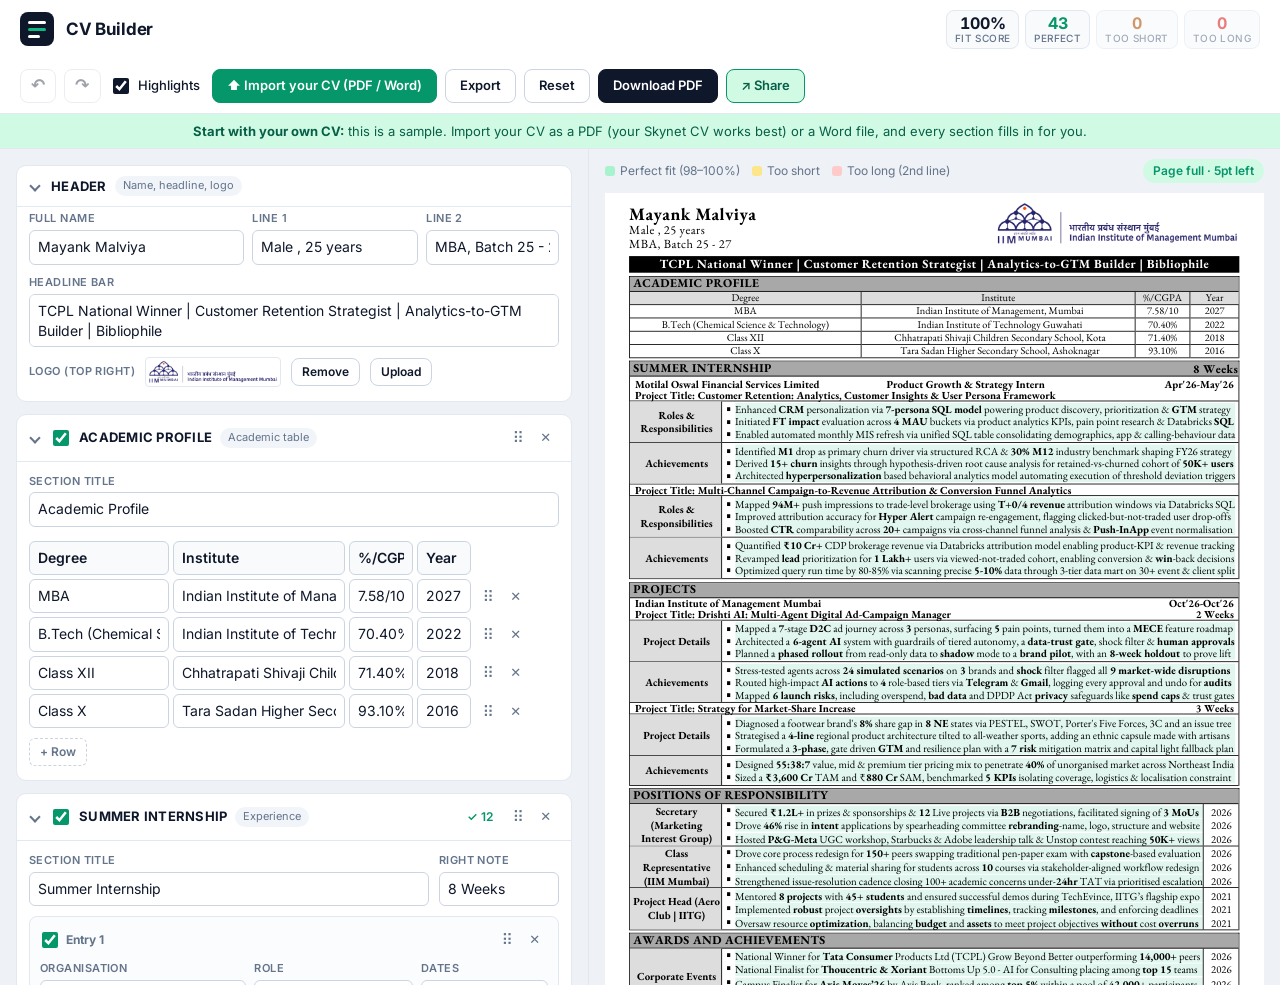
<file: index.html>
<!doctype html>
<html lang="en">
<head>
  <meta charset="UTF-8">
  <meta name="viewport" content="width=device-width, initial-scale=1.0">
  <title>CV Builder</title>
  <meta name="description" content="Build a one-page CV where every bullet fills its line to the brim — live line-density meter, A4 preview and PDF export.">
  <link rel="icon" href="data:image/svg+xml,<svg xmlns='http://www.w3.org/2000/svg' viewBox='0 0 32 32'><rect width='32' height='32' rx='7' fill='%230f172a'/><rect x='8' y='9' width='16' height='2.4' fill='white'/><rect x='8' y='15' width='16' height='2.4' fill='%2310b981'/><rect x='8' y='21' width='11' height='2.4' fill='white'/></svg>">

  <!-- Fonts: EB Garamond for the CV (hosted here, see css/cv.css), Inter for the app controls -->
  <link rel="preload" href="fonts/EBGaramond-Regular.woff2?v=20261110a" as="font" type="font/woff2" crossorigin>
  <link rel="preload" href="fonts/EBGaramond-Bold.woff2?v=20261110a" as="font" type="font/woff2" crossorigin>
  <link rel="preconnect" href="https://fonts.googleapis.com">
  <link rel="preconnect" href="https://fonts.gstatic.com" crossorigin>
  <link href="https://fonts.googleapis.com/css2?family=Inter:wght@400;500;600;700&display=swap" rel="stylesheet">

  <link rel="stylesheet" href="css/app.css?v=20261110a">
  <link rel="stylesheet" href="css/cv.css?v=20261110a">
</head>
<body>
  <!-- ===== Top bar: title, live stats and main actions ===== -->
  <header class="topbar no-print">
    <div class="brand">
      <div class="brand-mark" aria-hidden="true"><i></i><i class="g"></i><i class="s"></i></div>
      <div>
        <h1>CV Builder</h1>
        <p>Every bullet, one line, filled to the brim</p>
      </div>
    </div>

    <div class="stats" id="stats" aria-live="polite"></div>

    <div class="actions">
      <button class="btn icon" id="btn-undo" title="Undo (⌘Z / Ctrl+Z)" aria-label="Undo">↶</button>
      <button class="btn icon" id="btn-redo" title="Redo (⌘⇧Z / Ctrl+Y)" aria-label="Redo">↷</button>
      <label class="toggle" title="Colour each bullet in the preview by how full it is">
        <input type="checkbox" id="toggle-highlights" checked>
        <span>Highlights</span>
      </label>
      <!-- Import is the first thing a new visitor should do, so it's green (and pulses while the sample CV is showing) -->
      <!-- The wrapper lets the privacy card below show on hover / keyboard focus -->
      <span class="import-wrap">
        <label class="btn import-cta" id="btn-import" tabindex="0" role="button" aria-describedby="import-privacy">
          ⬆ Import your CV (PDF / Word)
          <input type="file" id="import-file" accept="application/pdf,.pdf,.docx,application/vnd.openxmlformats-officedocument.wordprocessingml.document,.doc,application/msword,application/json,.json" hidden>
        </label>
        <span class="import-privacy" id="import-privacy" role="tooltip">🔒 Your CV stays on your device. We can’t see it.</span>
      </span>
      <button class="btn" id="btn-export" title="Save your CV data as a .json file">Export</button>
      <button class="btn" id="btn-reset" title="Replace everything with the sample CV">Reset</button>
      <button class="btn primary" id="btn-print" title="Opens the print dialog — choose “Save as PDF”, Paper A4, Margins None, Scale 100%">Download PDF</button>
      <!-- Share: opens the phone's share sheet, or copies the link on a laptop -->
      <button class="btn share" id="btn-share" title="Share with friends" aria-label="Share with friends">↗ Share</button>
    </div>
  </header>

  <div class="banner no-print" id="banner" hidden></div>
  <!-- Shown when a newer version of the site is live (see checkForUpdate in js/app.js) -->
  <div class="banner no-print update" id="update-banner" hidden>
    <span>A newer version of CV Builder is available. Your CV is saved, so reloading is safe.</span>
    <button type="button" class="btn primary" id="update-reload">Reload</button>
  </div>

  <main class="layout">
    <!-- ===== Left: the editor (built by js/editor.js) ===== -->
    <aside class="editor no-print" id="editor" aria-label="CV editor"></aside>

    <!-- ===== Right: live A4 preview (built by js/preview.js) ===== -->
    <section class="preview-pane" id="preview-pane" aria-label="CV preview">
      <div class="preview-toolbar no-print">
        <div class="legend">
          <span><i class="dot brim"></i>Perfect fit (98–100%)</span>
          <span><i class="dot under"></i>Too short</span>
          <span><i class="dot over"></i>Too long (2nd line)</span>
        </div>
        <div id="page-status" class="page-status"></div>
      </div>
      <div class="cv-scaler" id="cv-scaler">
        <div class="cv-page hl" id="cv-page"></div>
      </div>
      <!-- Disclaimer shown under the preview (replaced the old editing / print tips) -->
      <p class="preview-hint no-print"><b>Disclaimer:</b> This site is built only for checking CV pointer length-fit, and for students of other campuses who don’t have access to a good-quality resume builder. The site owner is not liable for any unauthorised use.</p>
    </section>
  </main>

  <!-- Print help: shown when "Download PDF" is clicked, before the print
       dialog opens. Browsers ignore our A4 page setting when printing to a
       printer / "Microsoft Print to PDF", or in Safari / Firefox, so we show
       the exact settings to pick (driven by PrintHelp in js/app.js). -->
  <div class="import-overlay no-print" id="print-help" hidden>
    <div class="import-card print-card" role="dialog" aria-modal="true" aria-labelledby="print-help-title">
      <h2 id="print-help-title">Before you save, check 4 settings</h2>
      <p>In the print window that opens next, please pick:</p>
      <ul class="print-settings">
        <li><span>Destination</span><b>Save as PDF</b></li>
        <li><span>Paper size</span><b>A4</b></li>
        <li><span>Margins</span><b>None</b></li>
        <li><span>Scale</span><b>100% (Default)</b></li>
      </ul>
      <p class="print-where" id="print-help-where"></p>
      <label class="print-skip"><input type="checkbox" id="print-help-skip"> Don’t show this again</label>
      <div class="print-actions">
        <button type="button" class="btn" id="print-help-cancel">Cancel</button>
        <button type="button" class="btn primary" id="print-help-go">Open print window</button>
      </div>
    </div>
  </div>

  <!-- Import overlay: a centred "Importing your CV…" animation while a file is
       read, then a short "done" moment (driven by ImportOverlay in js/app.js). -->
  <div class="import-overlay no-print" id="import-overlay" hidden>
    <div class="import-card" role="status" aria-live="polite">
      <div class="import-anim" aria-hidden="true">
        <div class="import-paper"><i></i><i></i><i></i><i></i><i></i><span class="import-scan"></span></div>
        <div class="import-tick">✓</div>
      </div>
      <h2 id="import-title">Importing your CV…</h2>
      <p id="import-step">Reading the file</p>
      <div class="import-confetti" id="import-confetti" aria-hidden="true"></div>
    </div>
  </div>

  <!-- Scripts: order matters (each file uses the ones above it).
       ?v=… is a version tag: change it on every release so browsers never mix
       new and cached old files (that mix broke the layout once). -->
  <script src="js/analytics.js?v=20261110a"></script>
  <script src="js/metrics.js?v=20261110a"></script>
  <script src="js/measure.js?v=20261110a"></script>
  <script src="js/sample.js?v=20261110a"></script>
  <script src="js/preview.js?v=20261110a"></script>
  <script src="js/import-pdf.js?v=20261110a"></script>
  <script src="js/import-word.js?v=20261110a"></script>
  <script src="js/store.js?v=20261110a"></script>
  <script src="js/editor.js?v=20261110a"></script>
  <script src="js/app.js?v=20261110a"></script>
</body>
</html>
</file>
<file: css/app.css>
/* =====================================================================
   app.css — the builder's own interface (top bar, editor, preview pane)
   The CV page itself is styled in cv.css.
   ===================================================================== */

:root {
  --bg: #eef1f5;
  --panel: #ffffff;
  --ink: #0f172a;
  --muted: #64748b;
  --line: #e2e8f0;
  --line-strong: #cbd5e1;
  --accent: #0f172a;
  --focus: #0ea5e9;
  --brim: #059669;
  --brim-bg: #d1fae5;
  --under: #b45309;
  --under-bg: #fef3c7;
  --over: #dc2626;
  --over-bg: #fee2e2;
  --radius: 10px;
  --topbar-h: 64px;
}

* { box-sizing: border-box; }
html, body { margin: 0; height: 100%; }
body {
  background: var(--bg);
  color: var(--ink);
  font: 14px/1.45 Inter, system-ui, -apple-system, sans-serif;
}
button, input, textarea { font: inherit; color: inherit; }

/* ---------- Top bar ---------- */
.topbar {
  position: sticky;
  top: 0;
  z-index: 10;
  min-height: var(--topbar-h);
  display: flex;
  align-items: center;
  gap: 20px;
  padding: 10px 20px;
  background: var(--panel);
  border-bottom: 1px solid var(--line);
  flex-wrap: wrap;
}
.brand { display: flex; align-items: center; gap: 12px; }
.brand h1 { margin: 0; font-size: 17px; font-weight: 700; letter-spacing: -0.01em; }
.brand p { margin: 0; font-size: 12px; color: var(--muted); }
/* On laptop-width screens, hide the tagline so all the buttons (incl. Share) fit on one row */
@media (max-width: 1480px) { .brand p { display: none; } }
.brand-mark {
  width: 34px; height: 34px; border-radius: 8px; background: var(--ink);
  display: grid; align-content: center; gap: 4px; padding: 0 8px;
}
.brand-mark i { display: block; height: 3px; background: #fff; border-radius: 2px; }
.brand-mark i.g { background: #10b981; }
.brand-mark i.s { width: 65%; }

.stats { display: flex; gap: 6px; margin-left: auto; }
.stat {
  display: flex; flex-direction: column; align-items: center;
  min-width: 54px; padding: 4px 8px; border-radius: 8px;
  font-weight: 700; font-size: 16px; line-height: 1.1;
  background: #f8fafc; border: 1px solid var(--line);
  font-variant-numeric: tabular-nums;
}
.stat small { font-size: 10px; font-weight: 500; color: var(--muted); text-transform: uppercase; letter-spacing: 0.04em; }
.stat.st-brim { color: var(--brim); }
.stat.st-under { color: var(--under); }
.stat.st-over { color: var(--over); }
/* The perfect / too short / too long counters are buttons: click to jump to the next such bullet */
button.stat { font-family: inherit; cursor: pointer; transition: border-color 0.15s, background 0.15s; }
button.stat:hover:not(:disabled) { border-color: currentColor; background: var(--panel); }
button.stat:focus-visible { outline: 2px solid var(--focus); outline-offset: 1px; }
button.stat:disabled { cursor: default; opacity: 0.6; }

.actions { display: flex; align-items: center; gap: 8px; flex-wrap: wrap; }

.btn {
  display: inline-flex; align-items: center; justify-content: center;
  height: 34px; padding: 0 14px; border-radius: 8px;
  border: 1px solid var(--line-strong); background: var(--panel);
  font-weight: 600; font-size: 13px; cursor: pointer; white-space: nowrap;
}
.btn:hover { background: #f8fafc; border-color: #94a3b8; }
.btn.primary { background: var(--accent); border-color: var(--accent); color: #fff; }
.btn.primary:hover { background: #1e293b; }
.btn.small { height: 28px; padding: 0 10px; font-size: 12px; }
/* Share button: green outline, so it stands apart from Import (solid green) and Download (dark) */
.btn.share { color: #065f46; border-color: var(--brim); background: var(--brim-bg); }
.btn.share:hover { background: #a7f3d0; border-color: #047857; }
.btn:focus-visible, .icon-btn:focus-visible, .add-btn:focus-visible, .chip:focus-visible {
  outline: 2px solid var(--focus); outline-offset: 2px;
}

.toggle { display: inline-flex; align-items: center; gap: 6px; font-size: 13px; font-weight: 500; cursor: pointer; margin-right: 4px; }
.toggle input { width: 16px; height: 16px; accent-color: var(--ink); }

.banner { padding: 8px 20px; font-size: 13px; border-bottom: 1px solid var(--line); }
.banner.warn { background: var(--under-bg); color: #78350f; }
.banner.info { background: #e0f2fe; color: #075985; }
/* "New version available" notice: message + Reload button, centred */
.banner.update { display: flex; align-items: center; justify-content: center; gap: 12px; flex-wrap: wrap; background: #e0f2fe; color: #075985; }
.banner.update[hidden] { display: none; }   /* display:flex would otherwise beat [hidden] */

/* ---------- Two-pane layout ---------- */
.layout {
  display: grid;
  grid-template-columns: minmax(420px, 46%) 1fr;
  height: calc(100vh - var(--topbar-h));
}
.editor {
  overflow-y: auto;
  padding: 16px;
  border-right: 1px solid var(--line);
  display: flex; flex-direction: column; gap: 12px;
}
.preview-pane {
  min-width: 0;
  overflow: auto;
  padding: 0 16px 24px;
  display: flex; flex-direction: column; align-items: center;
}
.preview-toolbar {
  position: sticky; top: 0; z-index: 2;
  width: 100%;
  /* One line: legend on the left, page badge on the right (never wraps) */
  display: flex; justify-content: space-between; align-items: center; gap: 12px; flex-wrap: nowrap;
  padding: 10px 0;
  background: var(--bg);
  font-size: 12px; color: var(--muted);
}
.legend { display: flex; gap: 12px; flex-wrap: nowrap; flex: none; white-space: nowrap; }
.legend span { display: inline-flex; align-items: center; gap: 5px; }
.dot { width: 10px; height: 10px; border-radius: 3px; display: inline-block; }
.dot.brim { background: #a7f3d0; } .dot.under { background: #fde68a; } .dot.over { background: #fecaca; }
/* The badge may shrink: on a narrow screen its text ends in "…" (hover shows all of it) */
.page-status { font-weight: 600; padding: 3px 10px; border-radius: 999px;
  min-width: 0; white-space: nowrap; overflow: hidden; text-overflow: ellipsis; }
.page-status.good { color: var(--brim); background: var(--brim-bg); }
.page-status.bad { color: var(--over); background: var(--over-bg); }

.cv-scaler { position: relative; flex: none; overflow: hidden; } /* clip the unscaled page box */
.cv-scaler .cv-page {
  transform-origin: top left;
  box-shadow: 0 1px 3px rgba(15, 23, 42, 0.12), 0 12px 32px rgba(15, 23, 42, 0.12);
}
.preview-hint { font-size: 12px; color: var(--muted); text-align: center; max-width: 560px; margin: 14px 0 0; }

/* ---------- Editor cards ---------- */
.card {
  background: var(--panel);
  border: 1px solid var(--line);
  border-radius: var(--radius);
}
.card > summary {
  list-style: none;
  display: flex; align-items: center; gap: 8px;
  padding: 10px 12px;
  cursor: pointer;
  user-select: none;
}
.card > summary::-webkit-details-marker { display: none; }
.chev {
  width: 8px; height: 8px; flex: none;
  border-right: 2px solid var(--muted); border-bottom: 2px solid var(--muted);
  transform: rotate(-45deg); transition: transform 0.15s; margin: 0 4px 0 2px;
}
.card[open] > summary .chev { transform: rotate(45deg); }
.sum-title { font-weight: 700; text-transform: uppercase; font-size: 13px; letter-spacing: 0.02em; }
.badge { font-size: 11px; color: var(--muted); background: #f1f5f9; padding: 2px 8px; border-radius: 999px; white-space: nowrap; }
.counts { display: flex; gap: 6px; font-size: 12px; font-weight: 600; margin-left: auto; }
.counts .st-brim { color: var(--brim); } .counts .st-under { color: var(--under); } .counts .st-over { color: var(--over); }
.card > summary .row-actions { margin-left: auto; }
.card > summary .counts + .row-actions { margin-left: 4px; }
.card-body { padding: 4px 12px 14px; display: flex; flex-direction: column; gap: 10px; border-top: 1px solid var(--line); }

/* ---------- Form fields ---------- */
.field { display: flex; flex-direction: column; gap: 3px; min-width: 0; }
.field > span, .field-label { font-size: 11px; font-weight: 600; color: var(--muted); text-transform: uppercase; letter-spacing: 0.04em; }
.field input, .field textarea, .acad input, .bl-year {
  width: 100%;
  padding: 6px 8px;
  border: 1px solid var(--line-strong);
  border-radius: 6px;
  background: #fff;
  resize: none;
}
.field input:focus, .field textarea:focus, .acad input:focus, .bl-year:focus, .bl-text:focus {
  outline: none; border-color: var(--focus); box-shadow: 0 0 0 3px rgba(14, 165, 233, 0.15);
}
.settings { display: flex; gap: 10px; align-items: flex-end; flex-wrap: wrap; margin-top: 8px; }
.settings .grow { flex: 1 1 200px; }
.settings .field:not(.grow) { width: 120px; }
.check { display: inline-flex; align-items: center; gap: 6px; font-size: 13px; height: 34px; cursor: pointer; }
.check input { width: 16px; height: 16px; accent-color: var(--ink); }
.grid-3 { display: grid; grid-template-columns: 1.3fr 1fr 0.8fr; gap: 8px; }
.grid-title { display: grid; grid-template-columns: 1fr 100px; gap: 8px; }
.muted { color: var(--muted); font-size: 13px; }
.logo-row { display: flex; align-items: center; gap: 10px; flex-wrap: wrap; }
.logo-thumb { height: 30px; max-width: 200px; object-fit: contain; border: 1px solid var(--line); border-radius: 4px; padding: 2px; background: #fff; }

/* ---------- Academic table editor ---------- */
.acad { display: flex; flex-direction: column; gap: 4px; margin-top: 4px; }
.acad-row { display: grid; grid-template-columns: 1.3fr 1.6fr 0.6fr 0.5fr 84px; gap: 4px; align-items: center; }
.acad-row.head input { font-weight: 600; background: #f8fafc; }

/* ---------- Experience entries & category groups ---------- */
.entry {
  border: 1px solid var(--line);
  border-radius: 8px;
  padding: 10px;
  display: flex; flex-direction: column; gap: 8px;
  background: #fbfcfd;
}
.entry-head { display: flex; justify-content: space-between; align-items: center; font-size: 12px; color: var(--muted); }
.group {
  border-left: 3px solid var(--line-strong);
  padding: 2px 0 2px 10px;
  display: flex; flex-direction: column; gap: 6px;
}
.group-head { display: flex; gap: 8px; align-items: flex-end; }
.group-head .grow { flex: 1; }
.group-head textarea { font-weight: 600; }
.row-actions { display: flex; gap: 2px; flex: none; }
.icon-btn {
  width: 26px; height: 26px; border-radius: 6px;
  border: 1px solid transparent; background: transparent;
  color: var(--muted); cursor: pointer; font-size: 13px; line-height: 1;
}
.icon-btn:hover { background: #f1f5f9; border-color: var(--line); color: var(--ink); }
.icon-btn sup { font-size: 8px; }   /* the small "2" on the superscript button */
.drag-handle { cursor: grab; touch-action: none; font-size: 15px; letter-spacing: -1px; }
.is-dragging, .is-dragging * { cursor: grabbing !important; user-select: none; }
.dragging { opacity: 0.45; }
.drop-line {
  position: fixed; height: 3px; border-radius: 2px;
  background: #0ea5e9; box-shadow: 0 0 0 2px rgba(14, 165, 233, 0.25);
  pointer-events: none; z-index: 1000;
}
.card.flash, .group.flash, .entry.flash, .acad-row.flash { animation: flash 1.2s ease-out; }
.icon-btn[data-danger]:hover { background: var(--over-bg); color: var(--over); border-color: #fecaca; }
.add-btn {
  align-self: flex-start;
  border: 1px dashed var(--line-strong); background: transparent;
  border-radius: 6px; padding: 4px 10px; font-size: 12px; font-weight: 600; color: var(--muted); cursor: pointer;
}
.add-btn:hover { color: var(--ink); border-color: #94a3b8; background: #fff; }
.add-btn.strong { color: var(--ink); }
.add-section {
  display: flex; align-items: center; gap: 8px; flex-wrap: wrap;
  padding: 12px; border: 1px dashed var(--line-strong); border-radius: var(--radius);
  font-size: 13px; color: var(--muted);
}

/* ---------- One bullet ---------- */
.bl { display: flex; flex-direction: column; gap: 3px; border-radius: 6px; }
.bl.flash { animation: flash 1.2s ease-out; }
@keyframes flash { from { background: #e0f2fe; } to { background: transparent; } }
.bl-row { display: flex; align-items: flex-start; gap: 6px; }
.bl-mark { font-size: 10px; padding-top: 8px; color: var(--muted); }
.bl-text {
  flex: 1; min-width: 0;
  padding: 5px 8px;
  border: 1px solid var(--line-strong); border-radius: 6px;
  font-family: 'EB Garamond', Georgia, serif; font-size: 15px; line-height: 1.35;
  resize: none; overflow: hidden; background: #fff;
}
.bl[data-status="brim"] .bl-text { border-left: 3px solid var(--brim); }
.bl[data-status="under"] .bl-text { border-left: 3px solid #f59e0b; }
.bl[data-status="over"] .bl-text { border-left: 3px solid var(--over); }
.bl-year { width: 58px !important; flex: none; text-align: center; padding: 5px 4px !important; }
.bl-actions { display: flex; gap: 0; flex: none; opacity: 0.55; }
.bl:hover .bl-actions, .bl:focus-within .bl-actions { opacity: 1; }
.bl-check { padding-left: 16px; display: flex; flex-direction: column; gap: 3px; }
.bl-check:empty { display: none; }

.meter { display: flex; align-items: center; gap: 8px; }
.track { position: relative; flex: 1; height: 6px; background: #f1f5f9; border-radius: 3px; overflow: hidden; }
.track .zone { position: absolute; top: 0; bottom: 0; background: #a7f3d0; }
.track .fill { position: absolute; left: 0; top: 0; bottom: 0; border-radius: 3px; transition: width 0.12s; }
.fill.st-brim { background: var(--brim); } .fill.st-under { background: #f59e0b; } .fill.st-over { background: var(--over); }
.pct { font-size: 12px; font-weight: 700; width: 48px; text-align: right; font-variant-numeric: tabular-nums; }
.pct.st-brim, .msg.st-brim { color: var(--brim); }
.pct.st-under, .msg.st-under { color: var(--under); }
.pct.st-over, .msg.st-over { color: var(--over); }
.msg { font-size: 12px; }
.tweaks { display: flex; gap: 4px; flex-wrap: wrap; }
.chip {
  font-size: 11px; padding: 2px 8px; border-radius: 999px; cursor: pointer;
  border: 1px solid var(--line-strong); background: #fff;
}
.chip em { font-style: normal; font-weight: 700; }
.chip.st-brim { border-color: #6ee7b7; background: var(--brim-bg); }
.chip.st-brim em { color: var(--brim); }
.chip:hover { border-color: #94a3b8; }

/* ---------- Small screens: stack editor above preview ---------- */
@media (max-width: 980px) {
  .layout { grid-template-columns: minmax(0, 1fr); height: auto; }
  .editor { overflow: visible; border-right: none; }
  .preview-pane { overflow: visible; padding-top: 8px; }
  .stats { margin-left: 0; }
  .topbar { position: static; }
}
@media (max-width: 560px) {
  .editor { padding: 10px; }
  /* Phones: too narrow for one line, so the badge goes under the legend */
  .preview-toolbar, .legend { flex-wrap: wrap; }
  .legend { flex: 1 1 auto; white-space: normal; }
  .grid-3 { grid-template-columns: 1fr; }
  .acad-row { grid-template-columns: 1fr 1fr; }
  .acad-row .row-actions { grid-column: span 2; justify-content: flex-end; }
}

/* ---------- Printing: only the CV page ---------- */
@media print {
  html, body { height: auto; background: #fff; }
  .no-print { display: none !important; }
  .layout { display: block; height: auto; }
  .preview-pane { display: block; padding: 0; overflow: visible; }
  .cv-scaler { width: auto !important; height: auto !important; overflow: visible; }
  /* zoom: 1 drops the screen-only "pixel fix" (js/app.js), so the PDF is true size */
  .cv-scaler .cv-page { transform: none !important; zoom: 1 !important; box-shadow: none; }
}
.small-note { margin: 0; font-size: 12px; }

/* ☑ Include tick marks: ticked = on the CV, unticked = kept here but left off the CV */
.inc { display: inline-flex; align-items: center; flex: none; cursor: pointer; padding: 2px; }
.inc input { width: 16px; height: 16px; margin: 0; cursor: pointer; accent-color: var(--brim); }
.bl-row > .inc { padding-top: 6px; }
.group-head > .inc { align-self: center; }
.entry-name { display: inline-flex; align-items: center; gap: 6px; }
/* Greyed out when unticked (the tick box itself stays fully visible so it's easy to re-tick) */
.excluded > :not(summary):not(.bl-row):not(.group-head):not(.entry-head),
.excluded > summary > :not(.inc),
.excluded > .bl-row > :not(.inc),
.excluded > .group-head > :not(.inc),
.excluded > .entry-head > * > :not(.inc) { opacity: 0.4; }
.excluded .bl-text, .excluded .group-head textarea { text-decoration: line-through; text-decoration-color: rgba(15, 23, 42, 0.35); }

/* Import button: green call-to-action. While the sample CV is on screen it pulses
   so new visitors know to start by importing their own CV. */
.btn.import-cta { background: var(--brim); border-color: var(--brim); color: #fff; }
.btn.import-cta:hover { background: #047857; border-color: #047857; }
.btn.import-cta.pulse { animation: cta-pulse 1.8s ease-out infinite; }
@keyframes cta-pulse {
  0%   { box-shadow: 0 0 0 0 rgba(5, 150, 105, 0.55); }
  70%  { box-shadow: 0 0 0 10px rgba(5, 150, 105, 0); }
  100% { box-shadow: 0 0 0 0 rgba(5, 150, 105, 0); }
}
@media (prefers-reduced-motion: reduce) { .btn.import-cta.pulse { animation: none; } }
.banner.cta { background: var(--brim-bg); color: #065f46; text-align: center; } /* centred message */

/* Privacy card under the Import button. Hidden until you hover the button or
   reach it with the keyboard (Tab). A short delay stops it flashing as the mouse passes by. */
.import-wrap { position: relative; display: inline-flex; }
.import-privacy {
  position: absolute; top: calc(100% + 10px); left: 50%; z-index: 50; /* centred under the button */
  white-space: nowrap; /* one short line */
  padding: 9px 14px; border-radius: var(--radius);
  background: var(--panel); color: #065f46; border: 1px solid var(--brim);
  box-shadow: 0 1px 3px rgba(15, 23, 42, 0.12), 0 12px 32px rgba(15, 23, 42, 0.12);
  font-size: 13px; font-weight: 600; line-height: 1.3; text-align: center;
  opacity: 0; visibility: hidden; transform: translate(-50%, -4px);
  transition: opacity 0.15s, transform 0.15s, visibility 0s 0.15s;
  pointer-events: none;
}
/* Little arrow pointing up at the button */
.import-privacy::before {
  content: ''; position: absolute; top: -6px; left: calc(50% - 5px); width: 10px; height: 10px;
  background: var(--panel); border-left: 1px solid var(--brim); border-top: 1px solid var(--brim);
  transform: rotate(45deg);
}
.import-wrap:hover .import-privacy,
.import-wrap:focus-within .import-privacy {
  opacity: 1; visibility: visible; transform: translateX(-50%);
  transition: opacity 0.15s 0.2s, transform 0.15s 0.2s, visibility 0s 0.2s;
}
@media (prefers-reduced-motion: reduce) { .import-privacy { transition: none; transform: translateX(-50%); } }

/* Undo / redo buttons in the top bar */
.btn.icon { padding: 0 10px; font-size: 17px; }
.btn:disabled { opacity: 0.4; cursor: default; }

/* ---------- Import overlay (js/app.js → ImportOverlay) ----------
   While a CV file is being read: a dimmed, blurred screen with a card in the
   middle. A little page gets "scanned" and its lines fill up one by one.
   When the import is done, the lines turn green, a tick pops in and a burst
   of confetti strips flies out. */
.import-overlay {
  position: fixed; inset: 0; z-index: 1000;
  display: flex; align-items: center; justify-content: center;
  background: rgba(15, 23, 42, 0.35);
  backdrop-filter: blur(3px); -webkit-backdrop-filter: blur(3px);
  animation: import-fade 0.2s ease-out;
}
.import-overlay[hidden] { display: none; }   /* display:flex would otherwise beat [hidden] */
.import-card {
  position: relative;
  width: min(340px, calc(100vw - 32px));
  padding: 28px 24px 22px;
  background: var(--panel); border-radius: 16px; text-align: center;
  box-shadow: 0 20px 50px rgba(15, 23, 42, 0.25);
  animation: import-pop 0.25s ease-out;
}
.import-card h2 { margin: 14px 0 4px; font-size: 18px; }
.import-card p { margin: 0; color: var(--muted); font-size: 13px; min-height: 1.45em; }

/* The mini page: 5 grey lines that grow to full width in turn, with a scan bar */
.import-anim { position: relative; width: 84px; height: 104px; margin: 0 auto; }
.import-paper {
  position: absolute; inset: 0; overflow: hidden;
  padding: 16px 12px; border: 1.5px solid var(--line-strong); border-radius: 6px; background: #fff;
  display: flex; flex-direction: column; gap: 9px;
}
.import-paper i {
  display: block; height: 6px; width: 0; border-radius: 3px; background: var(--line-strong);
  animation: import-line 1.6s ease-in-out infinite;
}
/* Each line starts a little later than the one above it */
.import-paper i:nth-child(2) { animation-delay: 0.15s; }
.import-paper i:nth-child(3) { animation-delay: 0.3s; }
.import-paper i:nth-child(4) { animation-delay: 0.45s; }
.import-paper i:nth-child(5) { animation-delay: 0.6s; }
.import-scan {
  position: absolute; left: 0; right: 0; top: 0; height: 18px;
  background: linear-gradient(rgba(14, 165, 233, 0), rgba(14, 165, 233, 0.35));
  border-bottom: 2px solid var(--focus);
  animation: import-scan 1.6s ease-in-out infinite;
}
.import-tick {
  position: absolute; right: -12px; bottom: -10px;
  width: 34px; height: 34px; border-radius: 50%;
  display: flex; align-items: center; justify-content: center;
  background: var(--brim); color: #fff; font-size: 18px; font-weight: 700;
  transform: scale(0); transition: transform 0.35s cubic-bezier(0.34, 1.56, 0.64, 1);
}

/* Done: lines fill to the brim in green, the scan stops, the tick pops in */
.import-overlay.done .import-paper i { animation: none; width: 100%; background: var(--brim); transition: width 0.3s; }
.import-overlay.done .import-scan { display: none; }
.import-overlay.done .import-tick { transform: scale(1); }
.import-overlay.done h2 { color: var(--brim); }

/* Confetti: thin strips (like CV lines) shot out from the card's centre.
   JS gives each strip its own direction (--x, --y), spin (--r) and colour. */
.import-confetti { position: absolute; left: 50%; top: 40%; pointer-events: none; }
.import-confetti i {
  position: absolute; width: 14px; height: 4px; border-radius: 2px;
  animation: import-burst 1.1s cubic-bezier(0.2, 0.7, 0.3, 1) forwards;
}

@keyframes import-fade { from { opacity: 0; } }
@keyframes import-pop { from { transform: scale(0.94); opacity: 0; } }
@keyframes import-line { 0% { width: 0; } 50%, 100% { width: 100%; } }
@keyframes import-scan { 0% { transform: translateY(-18px); } 100% { transform: translateY(104px); } }
@keyframes import-burst {
  from { transform: translate(0, 0) rotate(0); opacity: 1; }
  to   { transform: translate(var(--x), var(--y)) rotate(var(--r)); opacity: 0; }
}
/* People who turn off motion in their system settings get a still version */
@media (prefers-reduced-motion: reduce) {
  .import-overlay, .import-card, .import-scan { animation: none; }
  .import-paper i { animation: none; width: 100%; }
  .import-confetti { display: none; }
}

/* ---------- Print help card (reuses the overlay + card look above) ---------- */
.print-card { width: min(400px, calc(100vw - 32px)); text-align: left; }
.print-card h2 { margin-top: 0; }
.print-settings { list-style: none; margin: 12px 0; padding: 0; border: 1px solid var(--line); border-radius: 10px; }
.print-settings li { display: flex; justify-content: space-between; gap: 12px; padding: 8px 12px; font-size: 14px; }
.print-settings li + li { border-top: 1px solid var(--line); }
.print-settings span { color: var(--muted); }
.print-settings b { color: var(--brim); }
.print-card .print-where { font-size: 12px; }
.print-skip { display: flex; align-items: center; gap: 6px; margin-top: 12px; font-size: 12px; color: var(--muted); cursor: pointer; }
.print-actions { display: flex; justify-content: flex-end; gap: 8px; margin-top: 14px; }
</file>
<file: css/cv.css>
/* =====================================================================
   cv.css — the printed CV page (A4)
   ---------------------------------------------------------------------
   Benchmarked against real Skynet (IIM Mumbai CV portal) PDFs: every
   size and position below was measured from those PDFs, in pt.

   Geometry (must match LAYOUT in js/measure.js):
     section box ............ 550pt inside, 0.75pt borders, starts at x = 21.75pt
     category column ........ 82.125pt (+0.75pt border)
     bullet text starts ..... 12pt after the category border (■ sits in that gap)
     no-year rows ........... text 452.125pt + 3pt right gap
     year rows .............. text 422.875pt + 0.75pt border + 31.5pt year (no gap:
                              Skynet lets text run right up to the year border)

   Text is drawn WITHOUT kerning or ligatures, because Skynet's PDF
   engine (iText) doesn't use them. That way the preview's line widths
   are exactly the widths measured in js/metrics.js.

   Vertical placement: Chrome puts a line's baseline at
     line-height / 2 + 0.3545 × font-size   (EB Garamond's font metrics)
   The paddings below were picked so each baseline lands where Skynet's does.
   ===================================================================== */

/* EB Garamond, hosted with the site (OFL licence: fonts/OFL.txt).
   It's the full font, the same file js/metrics.js was built from. Google
   Fonts' web version is split into subsets and is missing characters
   like the ₂ in "CO₂", which then show up in a wider fallback font. */
@font-face {
  font-family: 'EB Garamond';
  src: url('../fonts/EBGaramond-Regular.woff2?v=20261014j') format('woff2');
  font-weight: 400;
  font-style: normal;
  font-display: swap;
}
@font-face {
  font-family: 'EB Garamond';
  src: url('../fonts/EBGaramond-Bold.woff2?v=20261014j') format('woff2');
  font-weight: 700;
  font-style: normal;
  font-display: swap;
}
@font-face {
  font-family: 'EB Garamond';
  src: url('../fonts/EBGaramond-Italic.woff2?v=20261014j') format('woff2');
  font-weight: 400;
  font-style: italic;
  font-display: swap;
}
@font-face {
  font-family: 'EB Garamond';
  src: url('../fonts/EBGaramond-BoldItalic.woff2?v=20261014j') format('woff2');
  font-weight: 700;
  font-style: italic;
  font-display: swap;
}

.cv-page {
  position: relative;
  width: 595.28pt;
  min-height: 841.89pt;
  box-sizing: border-box;
  padding: 11.74pt 0 0 21.75pt;        /* name baseline at 25.2pt, boxes start at x = 21.75pt */
  background: #fff;
  color: #000;
  font-family: 'EB Garamond', Garamond, Georgia, serif;
  font-size: 9.75pt;
  line-height: 11.25pt;
  /* Match Skynet/iText: plain character widths, no kerning, no ligatures */
  font-kerning: none;
  font-variant-ligatures: none;
  font-feature-settings: "kern" 0, "liga" 0, "clig" 0, "calt" 0;
  text-rendering: geometricPrecision;
  -webkit-print-color-adjust: exact;
  print-color-adjust: exact;
}
.cv-page b { font-weight: 700; }
.cv-page i { font-style: italic; }

/* ₹ — Skynet's EB Garamond has no rupee sign, so it borrows DejaVu Sans,
   which is wider. We keep the EB Garamond glyph but give it DejaVu's width. */
.cv-rs { display: inline-block; width: 0.636em; text-align: center; text-indent: 0; }
.cv-page b .cv-rs, .cv-rs.b { width: 0.695em; }

/* ---- Header: name block on the left, logo on the right ---- */
.cv-header {
  position: relative;
  width: 551.5pt;
  height: 41.32pt;                     /* name + 2 lines; with the gap below, the black bar starts at 57.16pt */
  margin-bottom: 4.1pt;
  letter-spacing: 0.375pt;             /* Skynet spaces the header letters slightly */
}
.cv-name { font-size: 15.75pt; font-weight: 700; line-height: 15.75pt; }
.cv-sub  { font-size: 11.25pt; line-height: 12.7pt; }
.cv-name + .cv-sub { margin-top: 0.17pt; }
.cv-logo {
  position: absolute;
  right: 0;                            /* right edge lines up with the boxes (573.25pt) */
  top: -8.74pt;                        /* logo box spans y = 3pt…52.5pt, like Skynet */
  width: 220.6pt;
  height: 49.48pt;
  object-fit: contain;
  object-position: right center;
}

/* ---- Black headline bar ---- */
.cv-headline {
  width: 551.5pt;
  box-sizing: border-box;
  min-height: 15pt;                    /* min, so a very long headline wraps instead of being cut */
  background: #000;
  color: #f9f9f9;
  font-weight: 700;
  font-size: 11.25pt;
  line-height: 14.3pt;
  text-align: center;
  letter-spacing: 0.375pt;
}

/* ---- Section box ---- */
.cv-sec {
  width: 550pt;
  box-sizing: content-box;             /* borders sit OUTSIDE the 550pt */
  border: 0.75pt solid #000;
  border-bottom: none;                 /* the last row's own bottom line closes the box */
  margin-top: 2.625pt;                 /* small white gap between boxes, like Skynet */
}
.cv-sec-title {
  display: flex;
  justify-content: space-between;
  align-items: flex-start;
  height: 13.5pt;                      /* 12.75pt grey + 0.75pt line (the app uses border-box sizing) */
  background: #a8a8a8;
  border-bottom: 0.75pt solid #000;
  font-weight: 700;
  font-size: 10.875pt;
  line-height: 12.25pt;
  letter-spacing: 0.375pt;
  padding: 0 0.4pt 0 3pt;
  white-space: nowrap;
}
.cv-sec-title > span:first-child { text-transform: uppercase; }
.cv-sec-title .note { position: relative; top: 1.4pt; }

/* ---- Academic table ---- */
.cv-acad {
  width: 100%;
  table-layout: fixed;
  border-collapse: collapse;
  text-align: center;
  font-size: 9.375pt;
}
.cv-acad th, .cv-acad td {
  height: 11.25pt;
  box-sizing: border-box;
  padding: 0 1pt 0.55pt;
  line-height: 10.7pt;
  border-bottom: 0.75pt solid #000;
  border-left: 0.75pt solid #000;
  font-weight: 400;
  overflow: hidden;
  white-space: nowrap;
  text-overflow: clip;
}
.cv-acad th { background: #ddd; }
.cv-acad th:first-child, .cv-acad td:first-child { border-left: none; }
.cv-acad td:nth-child(2) { padding-left: 4pt; } /* Skynet's institute names sit ~1.5pt right of centre */

/* ---- Experience / project entry ---- */
.cv-entry-lines {
  border-bottom: 0.75pt solid #000;
  font-weight: 700;
  line-height: 9.75pt;
  padding: 0 4.5pt;
}
.cv-sec-title.has-note + .cv-entry .cv-entry-lines { padding-top: 2.075pt; }
.cv-entry-head {
  display: grid;
  grid-template-columns: 227.2pt 1fr auto;   /* role starts 227.2pt after the organisation */
}
.cv-entry-title {
  display: flex;
  justify-content: space-between;
  gap: 8pt;
}
.cv-entry-head .span-role { grid-column: 1 / 3; }   /* no role: the company name gets the role's space too */
.cv-entry-head .right, .cv-entry-title .right { text-align: right; white-space: nowrap; }

/* ---- Category + bullets block ---- */
.cv-group {
  position: relative;                  /* for the year column's line (below) */
  display: grid;
  grid-template-columns: 82.875pt 1fr; /* 82.125pt grey cell + 0.75pt border */
  border-bottom: 0.75pt solid #000;
}
.cv-cat {
  box-sizing: border-box;
  background: #ddd;
  border-right: 0.75pt solid #000;
  display: flex;
  align-items: center;
  justify-content: center;
  text-align: center;
  font-weight: 700;
  padding: 0 0 0 2.25pt;               /* Skynet's labels sit ~1.1pt right of centre */
  line-height: 12.375pt;
}
.cv-cat > span { position: relative; top: 0.7pt; }   /* Skynet's labels sit a touch lower */
/* Bullets sit in the MIDDLE of the group when the category label is taller
   (a 3-line label beside 2 bullets), like Skynet's table cells. */
.cv-rows { min-width: 0; align-self: center; padding: 1.834pt 0 1.166pt; }   /* experience bullets: 11.25pt lines */
.cv-group.has-year .cv-rows { padding: 0; }
.cv-row  { display: flex; break-inside: avoid; }   /* like Skynet: a bullet row is never cut across two pages */
.cv-group.has-year .cv-row { min-height: 12.375pt; }   /* min, so a spilling bullet can still grow */
/* Year rows: nudge the text down 1pt inside each cell, where Skynet prints it */
.cv-group.has-year .cv-row > * { padding-top: 1pt; }

.cv-bullet {
  position: relative;
  flex: 1;
  min-width: 0;
  padding-left: 12pt;                  /* room for the ■ marker */
  white-space: nowrap;                 /* never let the text box drop below the ■ */
}
.cv-text { white-space: normal; }      /* …but long bullets may still wrap inside their box */
.cv-group:not(.has-year) .cv-bullet { padding-right: 3pt; }
/* A line with ₹ is 0.175pt taller in Skynet (it draws ₹ in DejaVu Sans, which
   reaches higher than EB Garamond), measured on every ₹ line in two Skynet CVs. */
.cv-group:not(.has-year) .cv-bullet:has(.cv-rs) { padding-top: 0.175pt; }
.cv-group.has-year .cv-bullet { padding-right: 0; }
/* The ■ sits in the SAME line as the text (a zero-width inline box), not
   floating on top of it. Safari's print layout can push a floating
   (position: absolute) ■ down onto the next row while its text stays put —
   two ■ then overlap into one tall bar. Inside the line, ■ and text always
   move together. position: relative only shifts where it's drawn, so the
   text never moves and the ■ lands exactly where it used to. */
.cv-mark {
  display: inline-block;
  width: 0;                            /* takes no room: the text still starts 12pt in */
  position: relative;
  left: -7.35pt;                       /* 4.65pt from the category border (= 4.65 − 12pt padding) */
  top: 0.49pt;                         /* puts the ■ 1.1pt above the text baseline, like Skynet */
  vertical-align: top;                 /* line up with the top of the text box */
  font-size: 5.25pt;
  line-height: 11.25pt;
}
/* The ■ used to ignore the row's top padding; these keep it in the same spot. */
.cv-group:not(.has-year) .cv-bullet:has(.cv-rs) .cv-mark { top: 0.315pt; }   /* 0.49 − 0.175 */
.cv-group.has-year .cv-row > .cv-bullet .cv-mark { top: -0.51pt; }          /* 0.49 − 1pt */
.cv-text {
  display: inline-block;               /* width is set inline to the exact line capacity */
  vertical-align: top;
}
.cv-text.fit { white-space: nowrap; }  /* fits by the meter → never let rounding wrap it */
/* Superscript ("10^th^"): Skynet prints it at 1/1.2 of the size (9.75 → 8.125pt),
   raised by 33% of the font size (3.22pt). Must match SUP_SCALE in js/measure.js.
   line-height 0 keeps the raised letters from making the line taller. */
.cv-page sup {
  font-size: 8.125pt;
  vertical-align: 3.2175pt;
  line-height: 0;
}
.cv-year {
  box-sizing: content-box;
  flex: none;
  width: 31.5pt;
  margin-left: 0.75pt;                 /* room for the year column's line… */
  text-align: center;
}
/* …which is drawn once per group, full height, so it never breaks when
   the bullets are centred next to a taller label. */
.cv-group.has-year::after {
  content: '';
  position: absolute;
  top: 0;
  bottom: 0;
  right: 31.5pt;
  width: 0.75pt;
  background: #000;
}

/* ---- Print-only lines (stroked copies of the borders) ----
   Why: printed CSS borders become thin filled rectangles, which PDF viewers on
   normal Windows/Android screens can blur away or hide until you zoom in.
   SVG lines print as strokes (like Skynet's), which viewers always show.
   Each .cv-ln sits exactly on top of one border (see printLine in js/preview.js).
   Hidden on screen; absolutely positioned, so they never move anything. */
.cv-sec-title, .cv-entry-lines, .cv-acad-wrap { position: relative; }   /* .cv-group is already relative */
.cv-ln {
  display: none;                       /* shown only in @media print (below) */
  position: absolute;
  z-index: 1;                          /* paint AFTER every grey cell. Without this, the next block's
                                          grey box is drawn later and, on low-res screens, its edge pixel
                                          covers half of this line, so the line fades into the grey
                                          (Skynet also draws its lines last) */
  overflow: visible;
  pointer-events: none;
}
/* Horizontal lines run across the whole box, including the box's side lines */
.cv-ln-top, .cv-ln-bottom { left: -0.75pt; width: 551.5pt; height: 0.75pt; }
.cv-ln-top    { top: -0.75pt; }        /* the box's top line, above the grey title */
.cv-ln-bottom { top: 100%; }           /* the line under this block (its border-bottom) */
/* Vertical lines cover this block plus the lines above and below it */
.cv-ln-left, .cv-ln-right, .cv-ln-cat, .cv-ln-year { top: -0.75pt; width: 0.75pt; height: calc(100% + 1.5pt); }
.cv-ln-left  { left: -0.75pt; }        /* the box's left side */
.cv-ln-right { right: -0.75pt; }       /* the box's right side */
.cv-ln-cat   { left: 82.125pt; }       /* the line right of the grey category cell */
.cv-ln-year  { right: 31.5pt; }        /* the year column's line (same spot as .cv-group.has-year::after) */
.cv-ln-table { left: -0.75pt; top: 0; width: 551.5pt; }   /* height is set inline (rows × 12pt) */

/* ---- Footer link ---- */
.cv-footer {
  width: 551.5pt;
  text-align: center;
  font-size: 7.5pt;
  line-height: 7.5pt;
  margin-top: 1.85pt;          /* normal spot; js/app.js centerFooter() may move it lower */
  position: relative;          /* draw it above the screen-only striped band */
  z-index: 1;
}
.cv-footer a { color: #00f; text-decoration: none; }

/* ---- Screen-only helpers (never printed) ---- */
.cv-pagebreak {
  position: absolute;
  left: 0;
  right: 0;
  top: 841.89pt;
  border-top: 2px dashed #dc2626;
  pointer-events: none;
}
.cv-pagebreak span {
  position: absolute;
  right: 6pt;
  top: 2pt;
  font: 600 9px/1 Inter, system-ui, sans-serif;
  color: #dc2626;
  background: #fff;
  padding: 2px 4px;
}

/* Free space under the CV (screen only). Striped = space a bullet could
   still use; the solid grey strip at the very bottom = the 3.75pt the printer
   keeps empty (PRINT_BOTTOM_PT in js/app.js). "full" = less than one line
   left, so the stripes turn grey: there's nothing more to fill. */
.cv-spare {
  position: absolute;
  left: 0;
  right: 0;
  pointer-events: none;
  overflow: hidden;
  background:
    linear-gradient(rgba(100, 116, 139, 0.28), rgba(100, 116, 139, 0.28)) bottom / 100% 3.75pt no-repeat,
    repeating-linear-gradient(135deg, rgba(16, 185, 129, 0.16) 0 4px, transparent 4px 8px);
}
.cv-spare[hidden] { display: none; }
.cv-spare.full {
  background:
    linear-gradient(rgba(100, 116, 139, 0.28), rgba(100, 116, 139, 0.28)) bottom / 100% 3.75pt no-repeat,
    repeating-linear-gradient(135deg, rgba(100, 116, 139, 0.14) 0 4px, transparent 4px 8px);
}

/* Brim highlights: green = at the brim, amber = underfilled, red = spills over */
.hl .cv-bullet.st-brim  .cv-text { background: rgba(16, 185, 129, 0.13); }
.hl .cv-bullet.st-under .cv-text { background: rgba(245, 158, 11, 0.22); }
.hl .cv-bullet.st-over  .cv-text { background: rgba(239, 68, 68, 0.22); }
.cv-bullet[data-path] { cursor: pointer; }
.cv-bullet[data-path]:hover .cv-text { outline: 1px solid #0ea5e9; outline-offset: 0; }
/* The line whose editor box has the cursor (see showActiveLine in app.js).
   outline + box-shadow don't take up space, so the layout never shifts. */
.cv-page .cv-active {
  outline: 1.5px solid #0284c7;
  outline-offset: 0.5pt;
  box-shadow: 0 0 0 4px rgba(14, 165, 233, 0.25);
  background-color: rgba(14, 165, 233, 0.12);
  border-radius: 1pt;
}
.hl .cv-bullet.cv-active .cv-text { background-color: rgba(14, 165, 233, 0.16); }

/* ---- Printing ---- */
/* Skynet leaves 3pt at the top and bottom of every printed page: page 2 and 3
   start at y = 3pt, and nothing is ever printed below ~838.9pt (measured on
   all multi-page Skynet PDFs). Same margins here = same page breaks.
   Chrome lays pages out in whole pixels (A4 = 1123px = 842.25pt, margins
   rounded to 0.75pt steps), so the nearest safe bottom margin is 3.75pt:
   content stops at 838.5pt, just inside Skynet's 838.89pt.
   We tell Chrome the margin is 0 and add those gaps ourselves (padding that
   repeats on every printed page, below), so the PDF comes out the same
   whether the print dialog's Margins is "Default" or "None". */
@page { size: A4; margin: 0; }

@media print {
  /* No forced A4 height when printing — avoids a blank 2nd page from rounding.
     3pt on top and 3.75pt at the bottom of EVERY printed page: "clone" repeats
     the padding wherever the page box is split across pages (our own margin). */
  .cv-page {
    min-height: 0;
    padding-top: 3pt;
    padding-bottom: 3.75pt;            /* = PRINT_BOTTOM_PT in js/app.js (the "fits on one page" check) */
    -webkit-box-decoration-break: clone;
    box-decoration-break: clone;
  }
  /* Page 1 starts lower (11.74pt in all): 3pt above + 8.74pt here */
  .cv-page > :first-child { margin-top: 8.74pt; }
  .cv-pagebreak, .cv-spare { display: none; }
  .cv-ln { display: block; }           /* stroked table lines: see "Print-only lines" above */
  .hl .cv-bullet .cv-text { background: none !important; }
  .cv-bullet[data-path]:hover .cv-text { outline: none; }
  .cv-page .cv-active { outline: none; box-shadow: none; background: none; }
  .hl .cv-bullet.cv-active .cv-text { background: none !important; }
}
</file>
